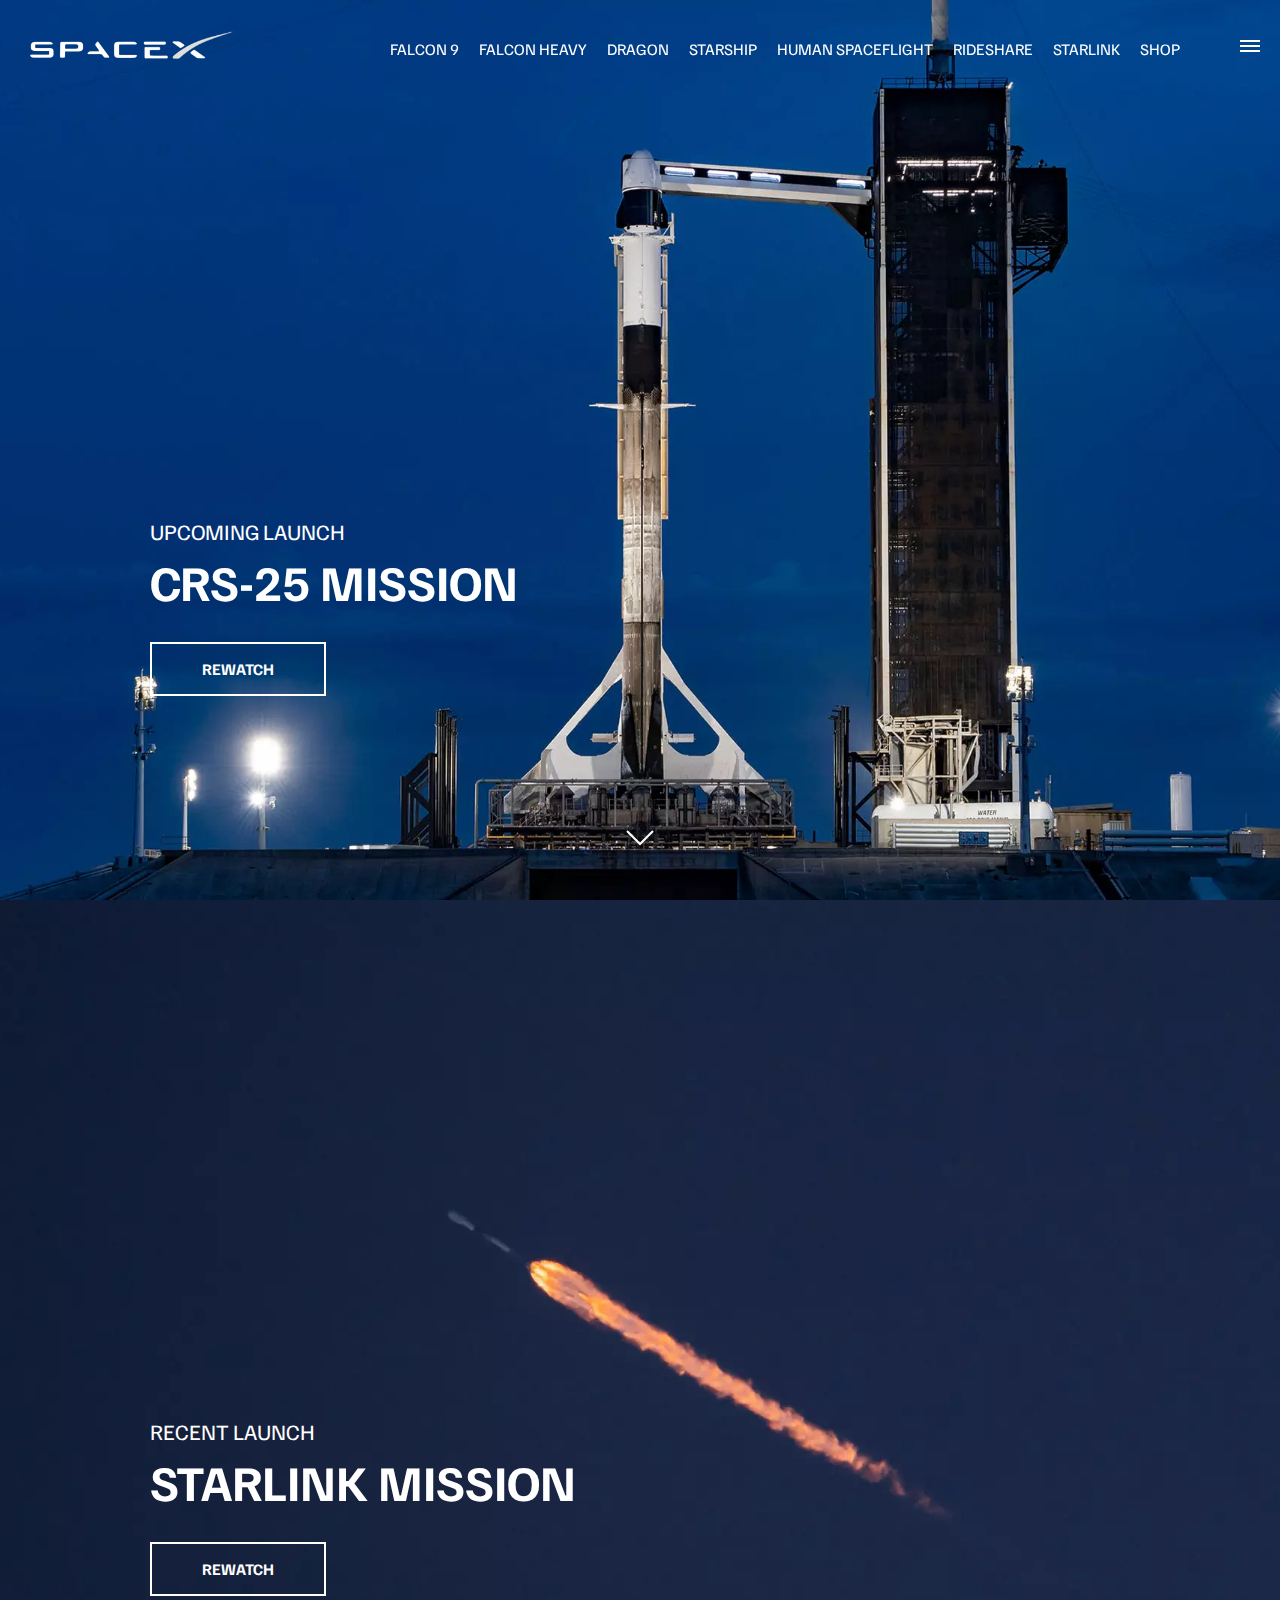
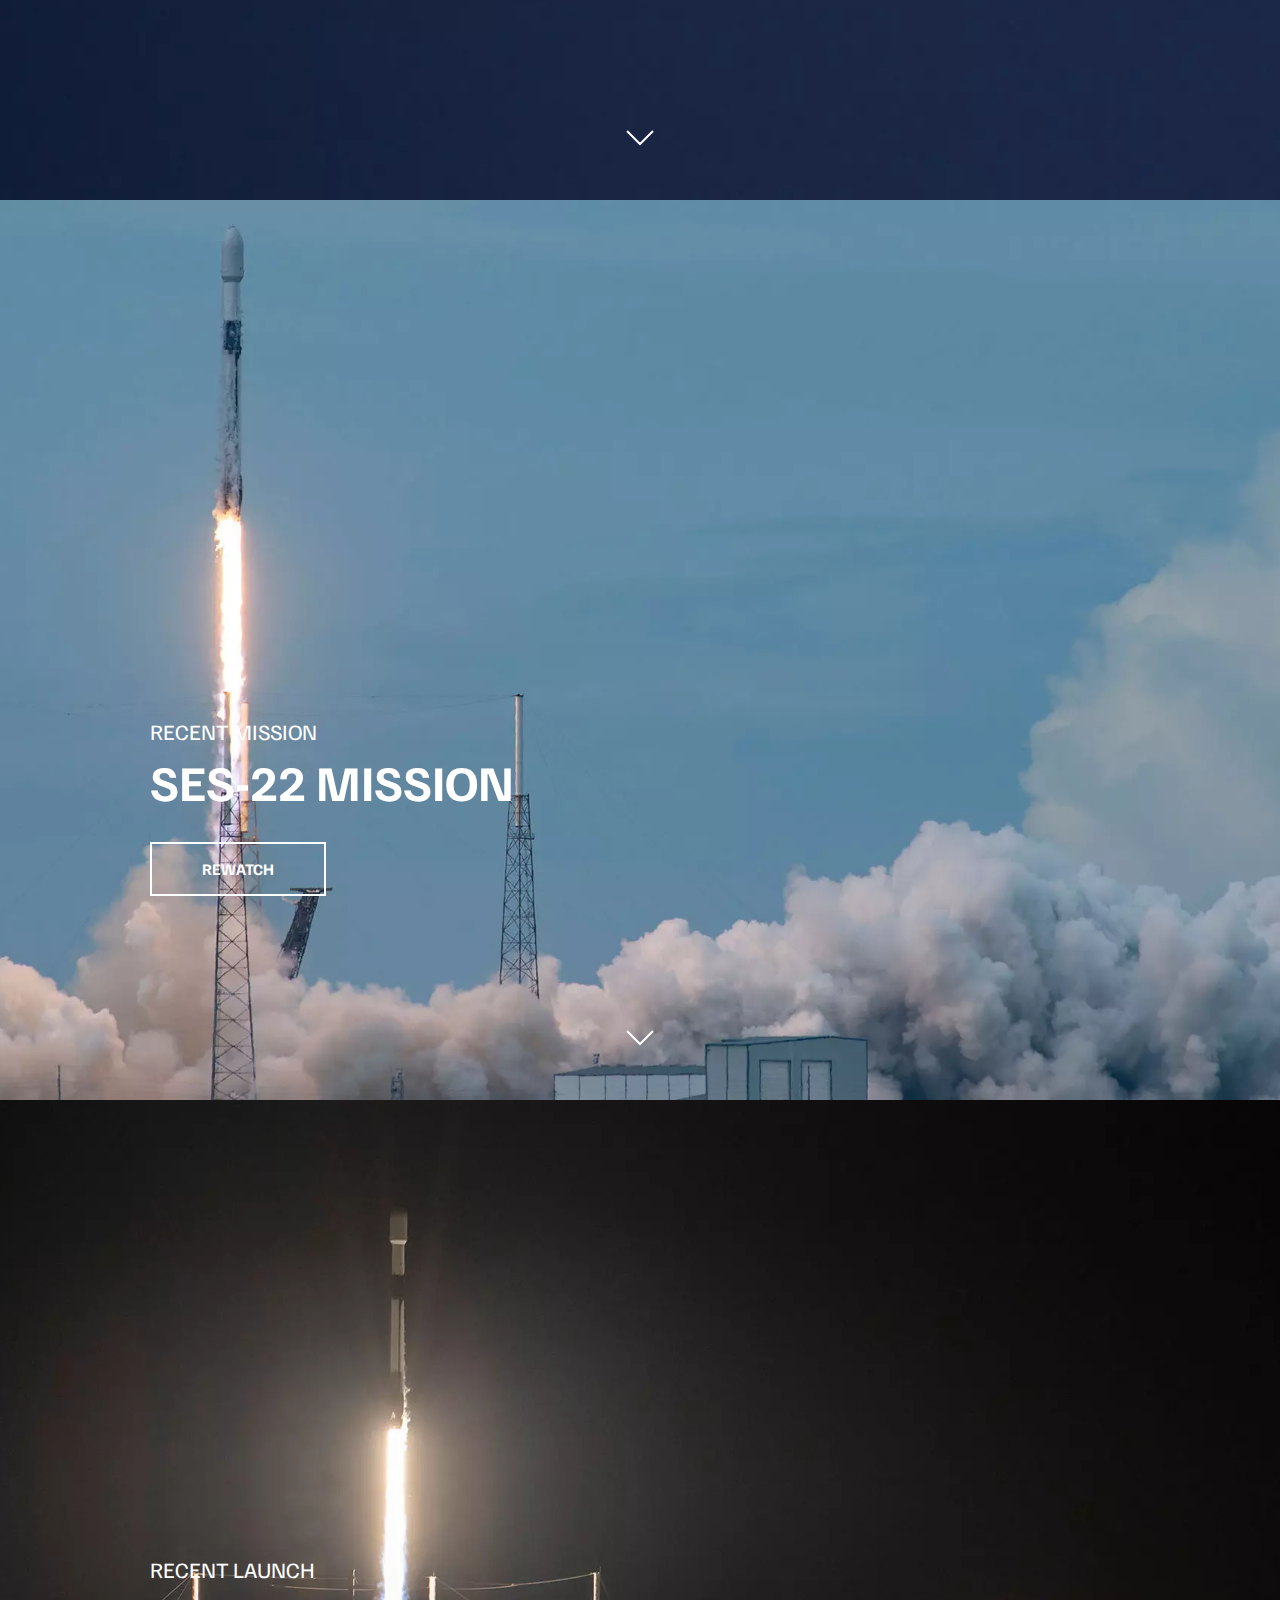
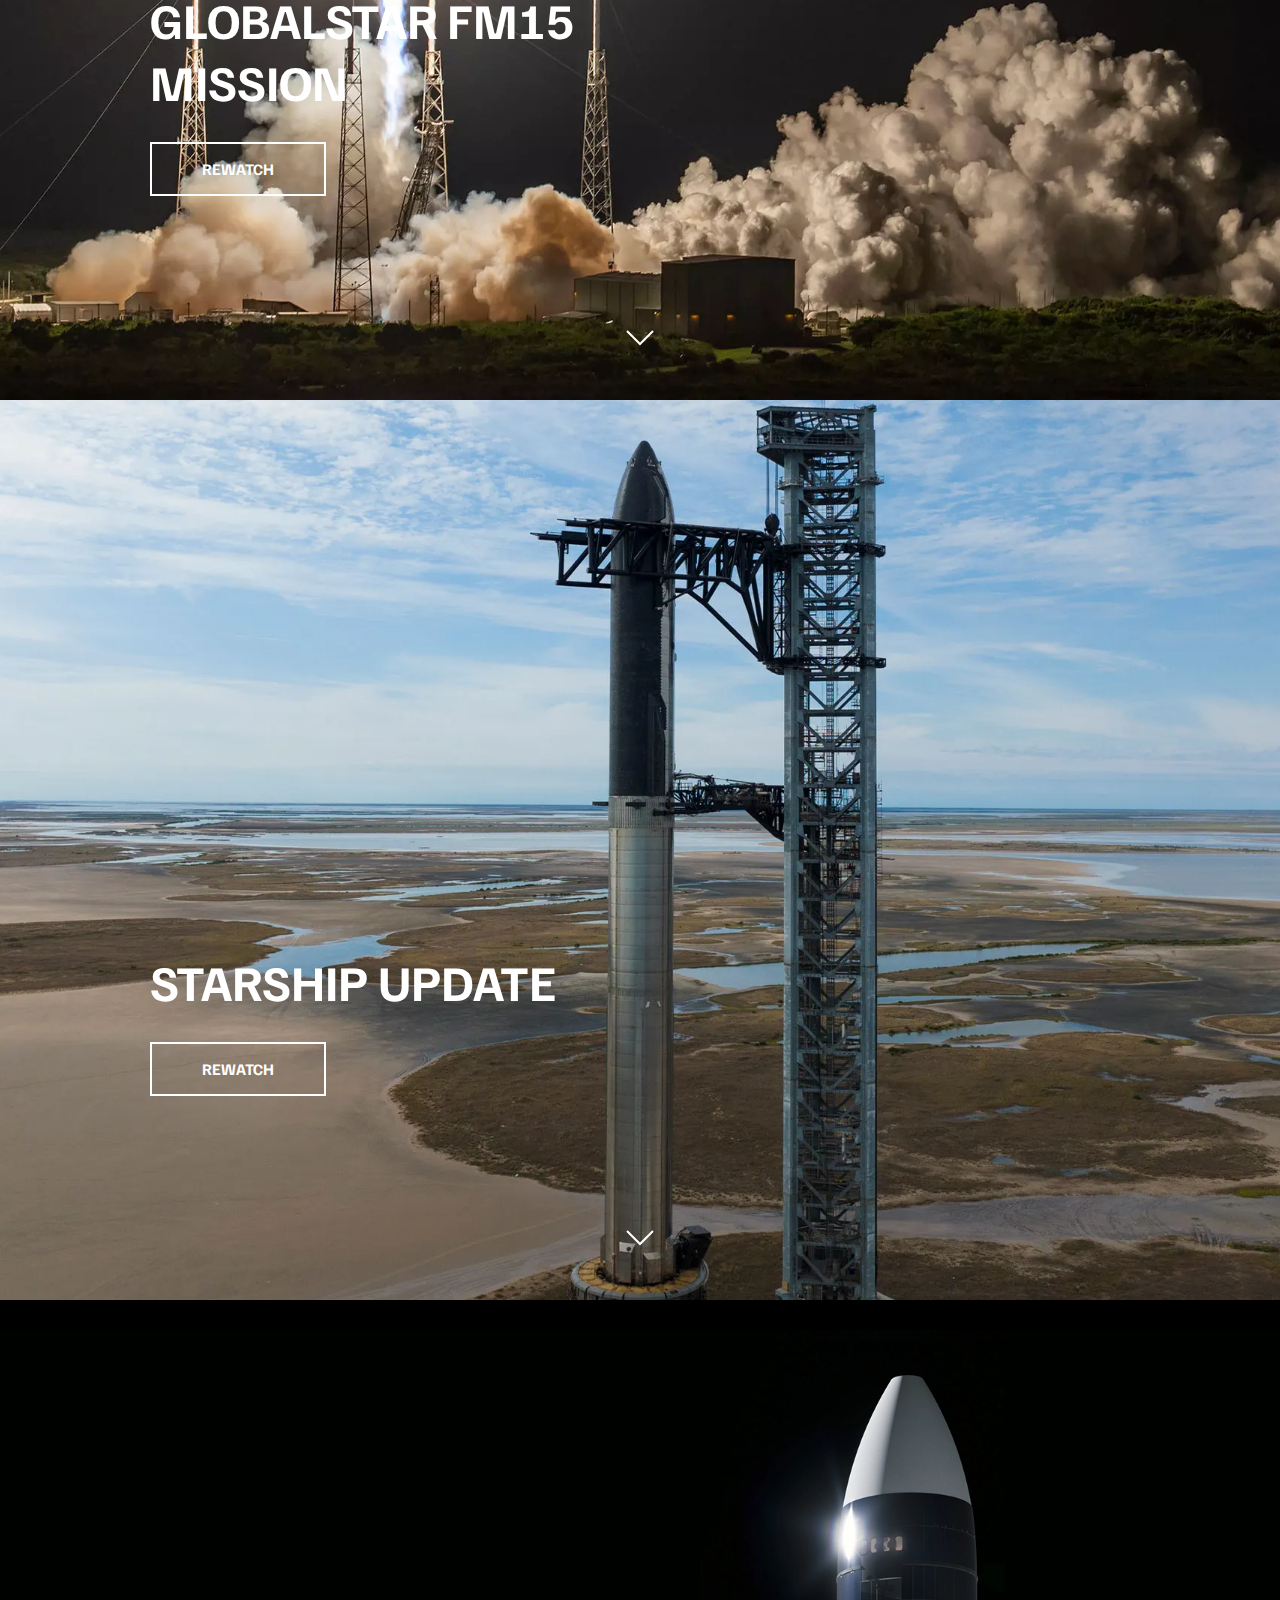
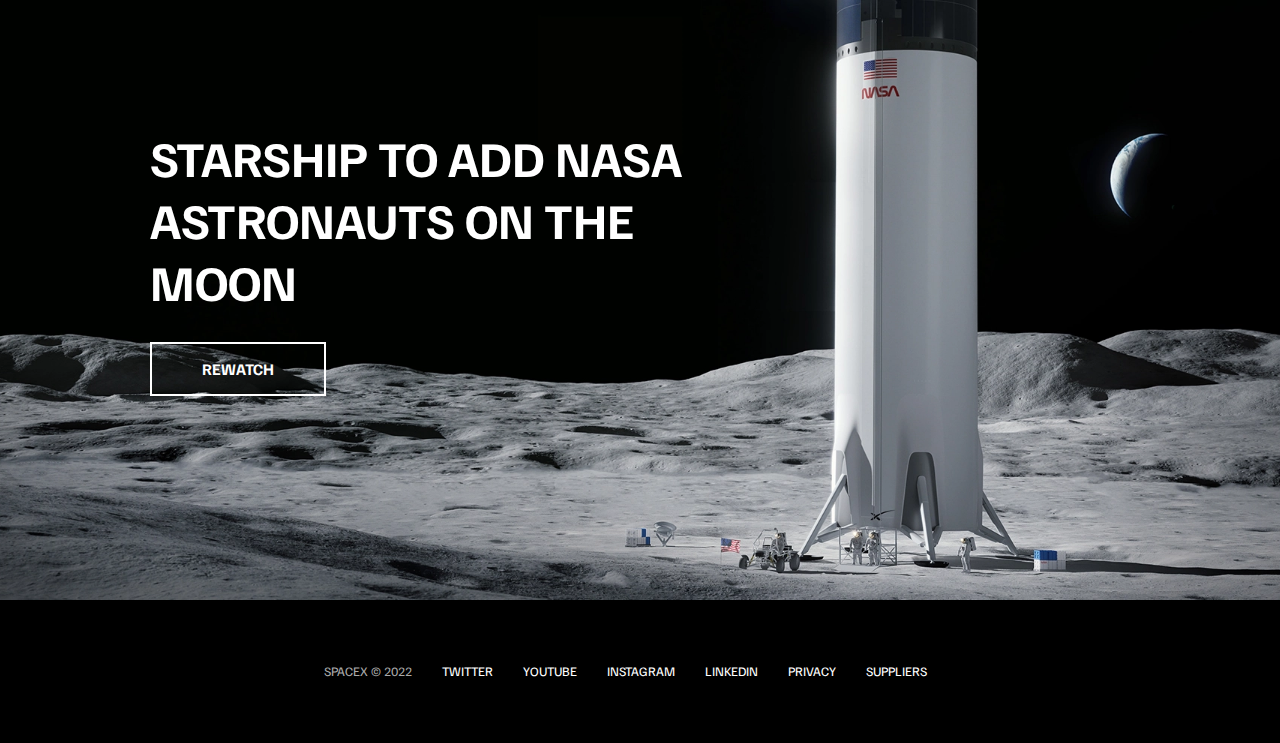
<file: index.html>
<!DOCTYPE html>
<html lang="en">
<head>
    <meta charset="UTF-8">
    <meta name="viewport" content="width=device-width, initial-scale=1.0">
    <link rel="stylesheet" href="css/style.css">
    <script src="js/script.js" defer></script>
    <title>SpaceX</title>
</head>
<body>
    <div id="overlay"></div>
    <div id="mobile-menu" class="mobile-main-menu">
        <ul>
            <li><a href="#">Mission</a></li>
            <li><a href="#">Launches</a></li>
            <li><a href="#">Careers</a></li>
            <li><a href="#">Updates</a></li>
            <li><a href="#">Shop</a></li>

            <li class="mobile-only"><a href="falcon9.html">Falcon 9</a></li>
            <li class="mobile-only"><a href="falcon-heavy.html">Falcon Heavy</a></li>
            <li class="mobile-only"><a href="dragon.html">Dragon</a></li>
            <li class="mobile-only"><a href="#">Starship</a></li>
            <li class="mobile-only"><a href="#">Human Spaceflight</a></li>
            <li class="mobile-only"><a href="#">Rideshare</a></li>
            <li class="mobile-only"><a href="#">Starlink</a></li>
        </ul>
    </div>
    <header class="main-header">
        <div class="logo">
            <a href="index.html">
                <img src="img/logo.png" alt="SpaceX">
            </a>
        </div>
        <nav class="desktop-main-menu">
            <ul>
                <li><a href="falcon9.html">Falcon 9</a></li>
                <li><a href="falcon-heavy.html">Falcon Heavy</a></li>
                <li><a href="dragon.html">Dragon</a></li>
                <li><a href="#">Starship</a></li>
                <li><a href="#">Human Spaceflight</a></li>
                <li><a href="#">Rideshare</a></li>
                <li><a href="#">Starlink</a></li>
                <li><a href="#">Shop</a></li>
            </ul>
        </nav>
    </header>

    <!-- Hamburger Menu -->
    <button id="menu-btn" class="hamburger" type="button">
        <span class="hamburger-top"></span>
        <span class="hamburger-middle"></span>
        <span class="hamburger-bottom"></span>
    </button>

    <!-- Section A -->
     <section class="section-a">
        <div class="section-inner">
            <h4>Upcoming Launch</h4>
            <h2>CRS-25 Mission</h2>
            <a href="#" class="btn">
                <div class="hover"></div>
                <span>Rewatch</span>
            </a>
        </div>

        <div class="scroll-arrow">
            <svg width="30px" height="20px">
                <path
                    stroke="#ffffff"
                    fill="none"
                    stroke-width="2px"
                    d="M2.000,5.000 L15.000,18.000 L28.000,5.000"
                ></path>
            </svg>
        </div>
     </section>

     <!-- Section B -->
     <section class="section-b">
        <div class="section-inner">
            <h4>Recent Launch</h4>
            <h2>Starlink Mission</h2>
            <a href="#" class="btn">
                <div class="hover"></div>
                <span>Rewatch</span>
            </a>
        </div>

        <div class="scroll-arrow">
            <svg width="30px" height="20px">
                <path
                    stroke="#ffffff"
                    fill="none"
                    stroke-width="2px"
                    d="M2.000,5.000 L15.000,18.000 L28.000,5.000"
                ></path>
            </svg>
        </div>
     </section>

     <!-- Section C -->
     <section class="section-c">
        <div class="section-inner">
            <h4>Recent Mission</h4>
            <h2>SES-22 Mission</h2>
            <a href="#" class="btn">
                <div class="hover"></div>
                <span>Rewatch</span>
            </a>
        </div>

        <div class="scroll-arrow">
            <svg width="30px" height="20px">
                <path
                    stroke="#ffffff"
                    fill="none"
                    stroke-width="2px"
                    d="M2.000,5.000 L15.000,18.000 L28.000,5.000"
                ></path>
            </svg>
        </div>
     </section>

     <!-- Section D -->
     <section class="section-d">
        <div class="section-inner">
            <h4>Recent Launch</h4>
            <h2>Globalstar FM15 Mission</h2>
            <a href="#" class="btn">
                <div class="hover"></div>
                <span>Rewatch</span>
            </a>
        </div>

        <div class="scroll-arrow">
            <svg width="30px" height="20px">
                <path
                    stroke="#ffffff"
                    fill="none"
                    stroke-width="2px"
                    d="M2.000,5.000 L15.000,18.000 L28.000,5.000"
                ></path>
            </svg>
        </div>
     </section>

     <!-- Section E -->
     <section class="section-e">
        <div class="section-inner">
            <h2>Starship Update</h2>
            <a href="#" class="btn">
                <div class="hover"></div>
                <span>Rewatch</span>
            </a>
        </div>

        <div class="scroll-arrow">
            <svg width="30px" height="20px">
                <path
                    stroke="#ffffff"
                    fill="none"
                    stroke-width="2px"
                    d="M2.000,5.000 L15.000,18.000 L28.000,5.000"
                ></path>
            </svg>
        </div>
     </section>

     <!-- Section F -->
     <section class="section-f">
        <div class="section-inner">
            <h2>Starship to add NASA astronauts on the moon</h2>
            <a href="#" class="btn">
                <div class="hover"></div>
                <span>Rewatch</span>
            </a>
        </div>
     </section>

     <footer>
        <ul>
            <li>SpaceX &copy; 2022</li>
            <li><a href="#">Twitter</a></li>
            <li><a href="#">YouTube</a></li>
            <li><a href="#">Instagram</a></li>
            <li><a href="#">LinkedIn</a></li>
            <li><a href="#">Privacy</a></li>
            <li><a href="#">Suppliers</a></li>
        </ul>
     </footer>
</body>
</html>
</file>
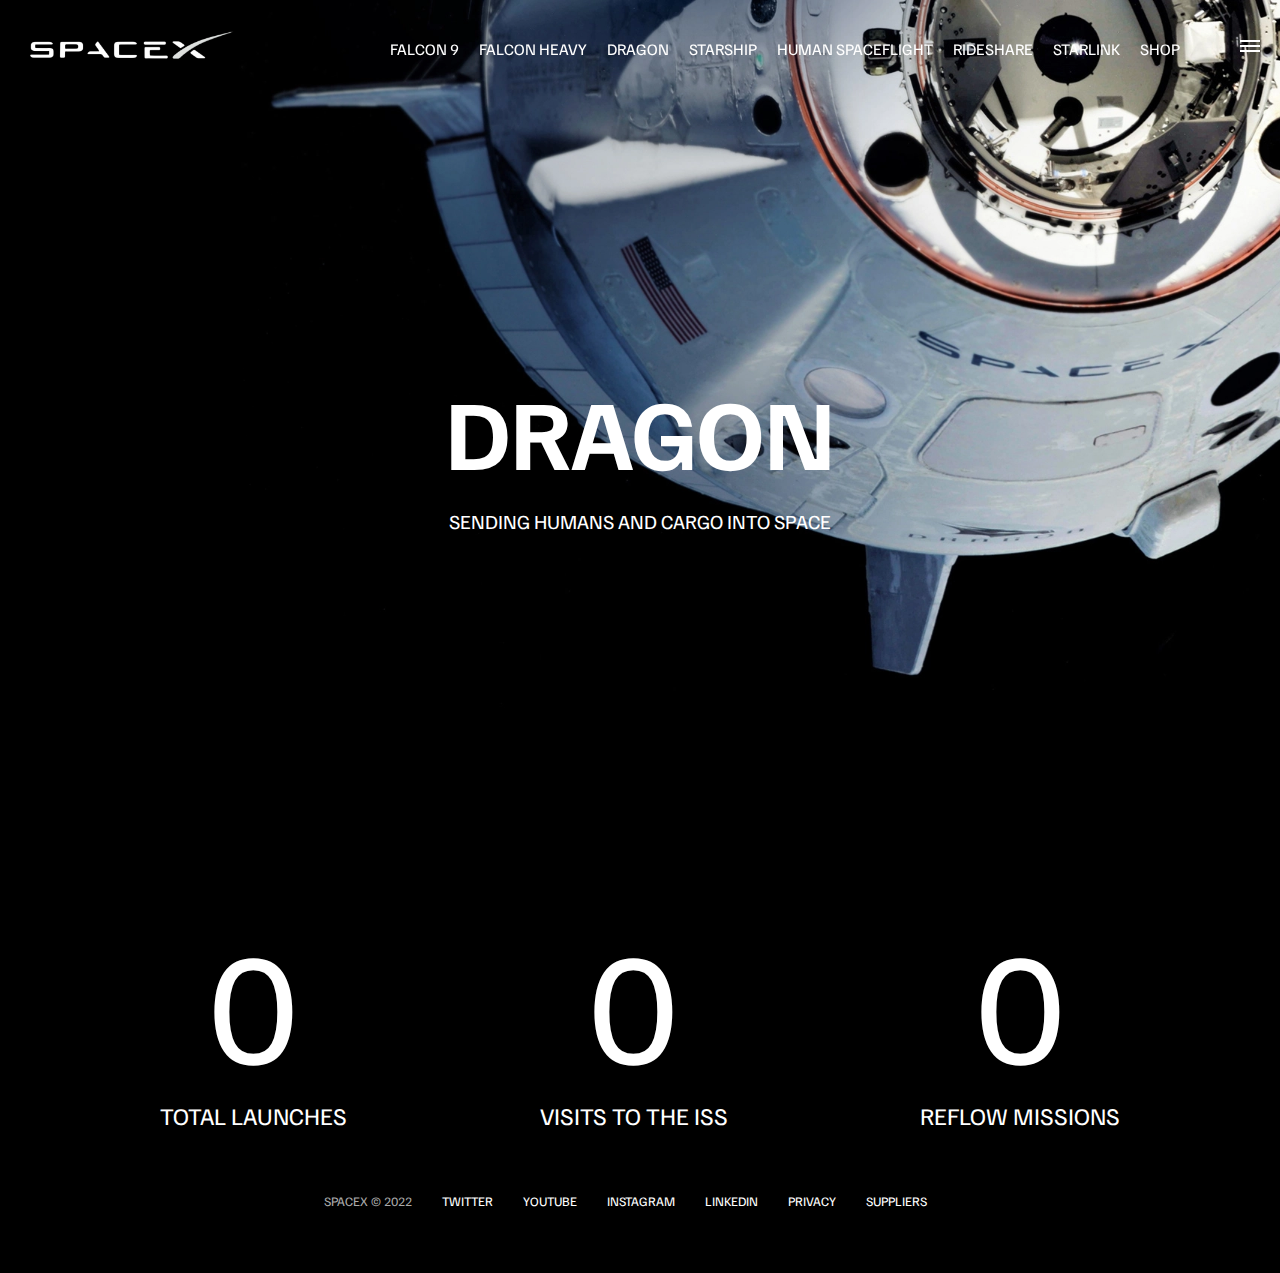
<file: dragon.html>
<!DOCTYPE html>
<html lang="en">
<head>
    <meta charset="UTF-8">
    <meta name="viewport" content="width=device-width, initial-scale=1.0">
    <link rel="stylesheet" href="css/style.css">
    <script src="js/script.js" defer></script>
    <title>SpaceX - Dragon</title>
</head>
<body>
    <div id="overlay"></div>
    <div id="mobile-menu" class="mobile-main-menu">
        <ul>
            <li><a href="#">Mission</a></li>
            <li><a href="#">Launches</a></li>
            <li><a href="#">Careers</a></li>
            <li><a href="#">Updates</a></li>
            <li><a href="#">Shop</a></li>

            <li class="mobile-only"><a href="falcon9.html">Falcon 9</a></li>
            <li class="mobile-only"><a href="falcon-heavy.html">Falcon Heavy</a></li>
            <li class="mobile-only"><a href="dragon.html">Dragon</a></li>
            <li class="mobile-only"><a href="#">Starship</a></li>
            <li class="mobile-only"><a href="#">Human Spaceflight</a></li>
            <li class="mobile-only"><a href="#">Rideshare</a></li>
            <li class="mobile-only"><a href="#">Starlink</a></li>
        </ul>
    </div>
    <header class="main-header">
        <div class="logo">
            <a href="index.html">
                <img src="img/logo.png" alt="SpaceX">
            </a>
        </div>
        <nav class="desktop-main-menu">
            <ul>
                <li><a href="falcon9.html">Falcon 9</a></li>
                <li><a href="falcon-heavy.html">Falcon Heavy</a></li>
                <li><a href="dragon.html">Dragon</a></li>
                <li><a href="#">Starship</a></li>
                <li><a href="#">Human Spaceflight</a></li>
                <li><a href="#">Rideshare</a></li>
                <li><a href="#">Starlink</a></li>
                <li><a href="#">Shop</a></li>
            </ul>
        </nav>
    </header>

    <!-- Hamburger Menu -->
    <button id="menu-btn" class="hamburger" type="button">
        <span class="hamburger-top"></span>
        <span class="hamburger-middle"></span>
        <span class="hamburger-bottom"></span>
    </button>

    <section class="section-animate bg-dragon"></section>
    <div class="section-inner-center">
        <h3>Dragon</h3>
        <p>Sending humans and cargo into space</p>
    </div>

    <div class="stats">
        <div>
            <span class="counter" data-target="34">0</span>
            <h4>Total Launches</h4>
        </div>
        <div>
            <span class="counter" data-target="31">0</span>
            <h4>Visits to the ISS</h4>
        </div>
        <div>
            <span class="counter" data-target="13">0</span>
            <h4>Reflow Missions</h4>
        </div>
    </div>

     <footer>
        <ul>
            <li>SpaceX &copy; 2022</li>
            <li><a href="#">Twitter</a></li>
            <li><a href="#">YouTube</a></li>
            <li><a href="#">Instagram</a></li>
            <li><a href="#">LinkedIn</a></li>
            <li><a href="#">Privacy</a></li>
            <li><a href="#">Suppliers</a></li>
        </ul>
     </footer>
</body>
</html>
</file>
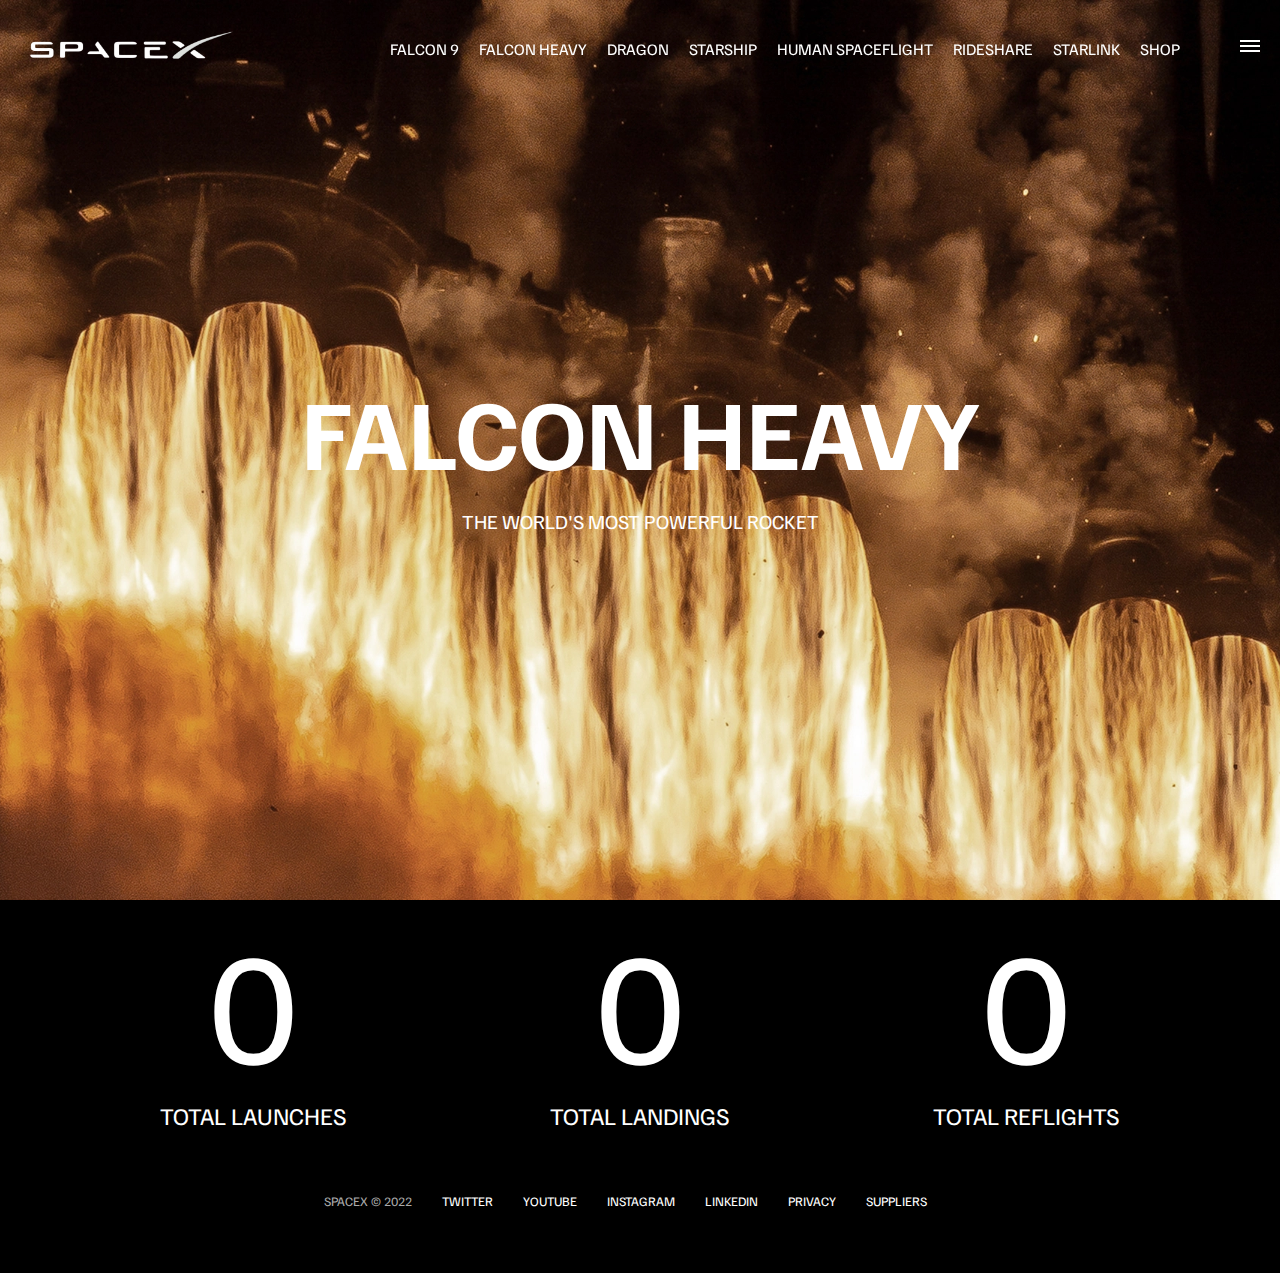
<file: falcon-heavy.html>
<!DOCTYPE html>
<html lang="en">
<head>
    <meta charset="UTF-8">
    <meta name="viewport" content="width=device-width, initial-scale=1.0">
    <link rel="stylesheet" href="css/style.css">
    <script src="js/script.js" defer></script>
    <title>SpaceX - Falcon Heavy</title>
</head>
<body>
    <div id="overlay"></div>
    <div id="mobile-menu" class="mobile-main-menu">
        <ul>
            <li><a href="#">Mission</a></li>
            <li><a href="#">Launches</a></li>
            <li><a href="#">Careers</a></li>
            <li><a href="#">Updates</a></li>
            <li><a href="#">Shop</a></li>

            <li class="mobile-only"><a href="falcon9.html">Falcon 9</a></li>
            <li class="mobile-only"><a href="falcon-heavy.html">Falcon Heavy</a></li>
            <li class="mobile-only"><a href="dragon.html">Dragon</a></li>
            <li class="mobile-only"><a href="#">Starship</a></li>
            <li class="mobile-only"><a href="#">Human Spaceflight</a></li>
            <li class="mobile-only"><a href="#">Rideshare</a></li>
            <li class="mobile-only"><a href="#">Starlink</a></li>
        </ul>
    </div>
    <header class="main-header">
        <div class="logo">
            <a href="index.html">
                <img src="img/logo.png" alt="SpaceX">
            </a>
        </div>
        <nav class="desktop-main-menu">
            <ul>
                <li><a href="falcon9.html">Falcon 9</a></li>
                <li><a href="falcon-heavy.html">Falcon Heavy</a></li>
                <li><a href="dragon.html">Dragon</a></li>
                <li><a href="#">Starship</a></li>
                <li><a href="#">Human Spaceflight</a></li>
                <li><a href="#">Rideshare</a></li>
                <li><a href="#">Starlink</a></li>
                <li><a href="#">Shop</a></li>
            </ul>
        </nav>
    </header>

    <!-- Hamburger Menu -->
    <button id="menu-btn" class="hamburger" type="button">
        <span class="hamburger-top"></span>
        <span class="hamburger-middle"></span>
        <span class="hamburger-bottom"></span>
    </button>

    <section class="section-animate bg-falcon-heavy"></section>
    <div class="section-inner-center">
        <h3>Falcon Heavy</h3>
        <p>The world's most powerful rocket</p>
    </div>

    <div class="stats">
        <div>
            <span class="counter" data-target="3">0</span>
            <h4>Total Launches</h4>
        </div>
        <div>
            <span class="counter" data-target="7">0</span>
            <h4>Total Landings</h4>
        </div>
        <div>
            <span class="counter" data-target="4">0</span>
            <h4>Total Reflights</h4>
        </div>
    </div>

     <footer>
        <ul>
            <li>SpaceX &copy; 2022</li>
            <li><a href="#">Twitter</a></li>
            <li><a href="#">YouTube</a></li>
            <li><a href="#">Instagram</a></li>
            <li><a href="#">LinkedIn</a></li>
            <li><a href="#">Privacy</a></li>
            <li><a href="#">Suppliers</a></li>
        </ul>
     </footer>
</body>
</html>
</file>
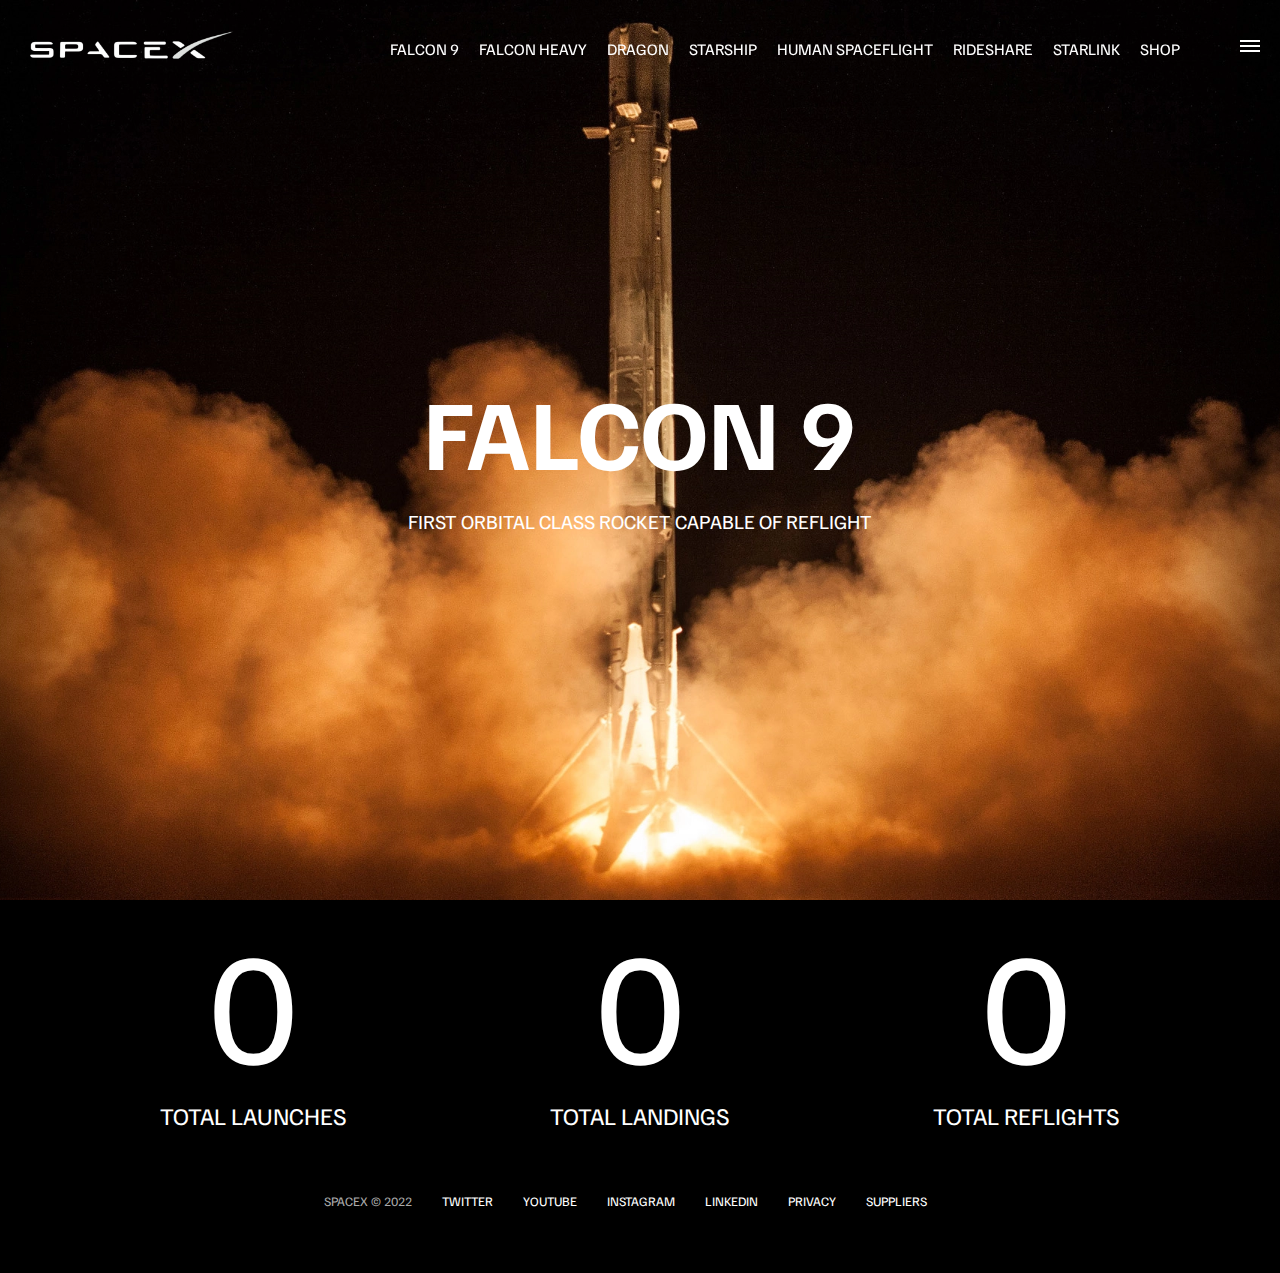
<file: falcon9.html>
<!DOCTYPE html>
<html lang="en">
<head>
    <meta charset="UTF-8">
    <meta name="viewport" content="width=device-width, initial-scale=1.0">
    <link rel="stylesheet" href="css/style.css">
    <script src="js/script.js" defer></script>
    <title>SpaceX - Falcon 9</title>
</head>
<body>
    <div id="overlay"></div>
    <div id="mobile-menu" class="mobile-main-menu">
        <ul>
            <li><a href="#">Mission</a></li>
            <li><a href="#">Launches</a></li>
            <li><a href="#">Careers</a></li>
            <li><a href="#">Updates</a></li>
            <li><a href="#">Shop</a></li>

            <li class="mobile-only"><a href="falcon9.html">Falcon 9</a></li>
            <li class="mobile-only"><a href="falcon-heavy.html">Falcon Heavy</a></li>
            <li class="mobile-only"><a href="dragon.html">Dragon</a></li>
            <li class="mobile-only"><a href="#">Starship</a></li>
            <li class="mobile-only"><a href="#">Human Spaceflight</a></li>
            <li class="mobile-only"><a href="#">Rideshare</a></li>
            <li class="mobile-only"><a href="#">Starlink</a></li>
        </ul>
    </div>
    <header class="main-header">
        <div class="logo">
            <a href="index.html">
                <img src="img/logo.png" alt="SpaceX">
            </a>
        </div>
        <nav class="desktop-main-menu">
            <ul>
                <li><a href="falcon9.html">Falcon 9</a></li>
                <li><a href="falcon-heavy.html">Falcon Heavy</a></li>
                <li><a href="dragon.html">Dragon</a></li>
                <li><a href="#">Starship</a></li>
                <li><a href="#">Human Spaceflight</a></li>
                <li><a href="#">Rideshare</a></li>
                <li><a href="#">Starlink</a></li>
                <li><a href="#">Shop</a></li>
            </ul>
        </nav>
    </header>

    <!-- Hamburger Menu -->
    <button id="menu-btn" class="hamburger" type="button">
        <span class="hamburger-top"></span>
        <span class="hamburger-middle"></span>
        <span class="hamburger-bottom"></span>
    </button>

    <section class="section-animate bg-falcon-9"></section>
    <div class="section-inner-center">
        <h3>Falcon 9</h3>
        <p>First orbital class rocket capable of reflight</p>
    </div>

    <div class="stats">
        <div>
            <span class="counter" data-target="3">0</span>
            <h4>Total Launches</h4>
        </div>
        <div>
            <span class="counter" data-target="7">0</span>
            <h4>Total Landings</h4>
        </div>
        <div>
            <span class="counter" data-target="4">0</span>
            <h4>Total Reflights</h4>
        </div>
    </div>

     <footer>
        <ul>
            <li>SpaceX &copy; 2022</li>
            <li><a href="#">Twitter</a></li>
            <li><a href="#">YouTube</a></li>
            <li><a href="#">Instagram</a></li>
            <li><a href="#">LinkedIn</a></li>
            <li><a href="#">Privacy</a></li>
            <li><a href="#">Suppliers</a></li>
        </ul>
     </footer>
</body>
</html>
</file>
<file: css/style.css>
@import url("https://fonts.googleapis.com/css2?family=Familjen+Grotesk:ital,wght@0,400..700;1,400..700&family=Space+Grotesk&display=swap");

*,
*::before,
*::after {
  margin: 0;
  padding: 0;
  box-sizing: border-box;
}

body {
  font-family: "familjen Grotesk", sans-serif;
  background-color: #000;
  color: #fff;
}

a {
  text-decoration: none;
  color: #fff;
}

ul {
  list-style: none;
}

/* Header/Navbar */
.main-header {
    position: fixed;
    top: 0;
    left: 0;
    width: 100%;
    z-index: 3;
    display: flex;
    justify-content: space-between;
    align-items: center;
    text-transform: uppercase;
    height: 100px;
    padding: 0 30px;
}

/* logo */
.logo {
  width: 210px;
  height: auto;
}

.logo img {
  display: block;
  width: 100%;
  height: auto;
}

/* Desktop Menu */
.desktop-main-menu {
  margin: 50px;
}

.desktop-main-menu ul {
  display: flex;
}

.desktop-main-menu ul li {
  position: relative;
  margin-right: 20px;
  padding-bottom: 2px;
}

/* Menu item bottom border */
.desktop-main-menu ul li a::after {
  content: '';
  position: absolute;
  bottom: 0;
  left: 0;
  width: 100%;
  height: 1px;
  background: #fff;
  transform: scaleX(0);
  transition: transform 0.6s cubic-bezier(0.19, 1, 0.22, 1);
  transform-origin: right center;
}

.desktop-main-menu ul li a:hover::after {
  transform: scaleX(1);
  transform-origin: left center;
  transition-duration: 0.4s;
}

/* Sections */
section {
  position: relative;
  height: 100vh;
  background-position: center center;
  background-repeat: no-repeat;
  background-size: cover;
  text-transform: uppercase;
}

.section-inner {
  position: absolute;
  bottom: 200px;
  left: 150px;
  max-width: 560px;
}

.section-inner h4 {
  font-size: 22px;
  margin-bottom: 5px;
  font-weight: 300;
  animation: fadeInUp 0.5s ease-in-out;
}

.section-inner h2 {
  font-size: 50px;
  margin-bottom: 20px;
  font-weight: 700;
  animation: fadeInUp 0.5s ease-in-out 0.2s;
  animation-fill-mode: both;
}

.section-inner a {
  animation: fadeInUp 0.5s ease-in-out 0.4s;
  animation-fill-mode: both;
}

/* Background images */
.section-a {
  background-image: url('../img/section-a.webp');
}

.section-b {
  background-image: url('../img/section-b.webp');
}

.section-c {
  background-image: url('../img/section-c.webp');
}

.section-d {
  background-image: url('../img/section-d.webp');
}

.section-e {
  background-image: url('../img/section-e.webp');
}

.section-f {
  background-image: url('../img/section-f.webp');
}

.btn {
  position: relative;
  display: inline-block;
  cursor: pointer;
  text-align: center;
  min-width: 130px;
  padding: 15px 50px;
  margin-top: 10px;
  border: 2px solid #fff;
  text-transform: uppercase;
  font-weight: bold;
  overflow: hidden;
  z-index: 2;
}

.btn:hover span{
  color: #000;
}

.btn .hover {
  position: absolute;
  top: 0;
  left: 0;
  width: 100%;
  height: 100%;
  background-color: #fff;
  color: #000;
  z-index: -1;
  transform: translateY(100%);
  transition: transform 0.6s cubic-bezier(0.19, 1, 0.22, 1);
}

.btn:hover .hover {
  transform: translateY(0);
}

.scroll-arrow {
  position: absolute;
  bottom: 50px;
  left: 50%;
  transform: translateX(-50%);
  animation: fadeBounce 5s infinite;
}

/* Footer */
footer {
  position: relative;
  padding: 55px 0;
}

footer ul {
  display: flex;
  justify-content: center;
  align-items: center;
  flex-wrap: wrap;
}

footer ul li {
  margin-right: 30px;
  color: #aaa;
  text-transform: uppercase;
  font-size: 13px;
  line-height: 2.5;
}

footer ul li a {
  color: #fff;
  transition: color 0.6s;
}

footer ul li a:hover {
  color: #aaa;
}

/* Hamburger Menu */
.hamburger{
  position: fixed;
  top: 40px;
  right: 20px;
  z-index: 10;
  cursor: pointer;
  width: 20px;
  height: 20px;
  background: none;
  border: none;
}

.hamburger-top,
.hamburger-middle,
.hamburger-bottom {
  position: absolute;
  width: 20px;
  height: 2px;
  top: 0;
  left: 0;
  background: #fff;
  transition: all 0.5s;
}

.hamburger-middle {
  transform: translateY(5px);
}

.hamburger-bottom {
  transform: translateY(10px);
}

/* Transition hamburger to X when open */
.open {
  transform: rotate(90deg);
}

.open .hamburger-top {
    transform: rotate(45deg) translateY(6px) translateX(6px);
}

.open .hamburger-middle {
  display: none;
}

.open .hamburger-bottom {
    transform: rotate(-45deg) translateY(6px) translateX(-6px);
}

/* Overlay */
.overlay-show {
  position: fixed;
  top: 0;
  left: 0;
  width: 100%;
  height: 100%;
  background-color: rgba(0,0,0,0.5);
  z-index: 3;
}

/* Stop body scroll */
.stop-scrolling {
  overflow: hidden;
}

/* Hide mobile main menu items */
.mobile-only {
  display: none;
}

/* Mobile menu */
.mobile-main-menu {
  position: fixed;
  top: 0;
  right: 0;
  width: 350px;
  height: 100%;
  background: #000;
  z-index: 4;
  display: flex;
  align-items: center;
  justify-content: center;
  transform: translateX(100%);
  transition: transform 0.6s cubic-bezier(0.19, 1, 0.22, 1);
}

/* Bring menu from right */
.show-menu {
  transform: translateX(0);
}

.mobile-main-menu ul {
  display: flex;
  flex-direction: column;
  align-items: end;
  justify-content: center;
  padding: 50px;
  width: 100%;
}

.mobile-main-menu ul li {
  margin-bottom: 20px;
  font-size: 18px;
  text-transform: uppercase;
  border-bottom: 1px #555 dotted;
  width: 100%;
  text-align: right;
  padding-bottom: 8px;
}

.mobile-main-menu ul li a {
  color: #fff;
  transition: color 0.6s;
}

.mobile-main-menu ul li a:hover {
  color: #aaa;
}

/* Inner Pages */
.bg-falcon-9 {
  background-image: url('../img/falcon-9.webp');
}

.bg-falcon-heavy {
  background-image: url('../img/falcon-heavy.webp');
}
.bg-dragon {
  background-image: url('../img/dragon.webp');
}

.section-animate {
  animation: fadeIn 2s ease-in-out;
}

.section-inner-center {
  position: absolute;
  top: 50%;
  left: 50%;
  transform: translate(-50%, -50%);
  text-transform: uppercase;
  text-align: center;
  width: 80%;
}

.section-inner-center h3 {
  font-size: 100px;
  margin-bottom: 15px;
  animation: fadeInUp 0.5s ease-in-out;
}

.section-inner-center p {
  font-size: 20px;
  animation: fadeInUp 0.5s ease-in-out 0.2s;
  animation-fill-mode: both;
}

/* Stats */
.stats {
  max-width: 960px;
  margin: 0 auto;
  display: flex;
  align-items: center;
  justify-content: space-between;
  text-align: center;
  text-transform: uppercase;
}

.stats div span {
  font-size: 160px;
}

.stats div h4 {
  font-size: 24px;
  font-weight: 300;
}

/* Animations */
@keyframes fadeInUp {
  0% {
    opacity: 0;
    transform: translateY(140px);
  }

  100% {
    opacity: 1;
    transform: translateY(0);
  }
}

@keyframes fadeIn {
  0% {
    opacity: 0;
  }

  100% {
    opacity: 1;
  }
}

@keyframes fadeBounce {
  0%,
  20%,
  50%,
  80%,
  100% {
    opacity: 0;
    transform: translateY(-20px);
  }

  40% {
    opacity: 1;
    transform: translateY(0);
  }
}

@media (max-width: 960px) {
  /* Hide desktop menu */
  .desktop-main-menu {
    display: none;
  }

  /* Show main mobile items */
  .mobile-only {
    display: block;
  }

  .section-inner-center h3 {
    font-size: 75px;
  }
}

@media (max-width: 600px) {
  .section-inner {
    bottom: 75px;
    left: 20px;
  }

  .section-inner h2 {
    font-size: 40px;
  }

  footer ul li:first-child {
    position: absolute;
    top: 30px;
    left: 50%;
    transform: translate(-50%, -50% );
  }

  footer ul li {
    margin-right: 15px;
  }

  .logo{
    width: 150px;
    margin: auto;
  }

  .section-inner-center h3 {
    font-size: 50px;
  }

  /* Stats */
  .stats {
    flex-direction: column;
  }

  .stats div {
    margin-bottom: 20px;
  }
}
</file>
